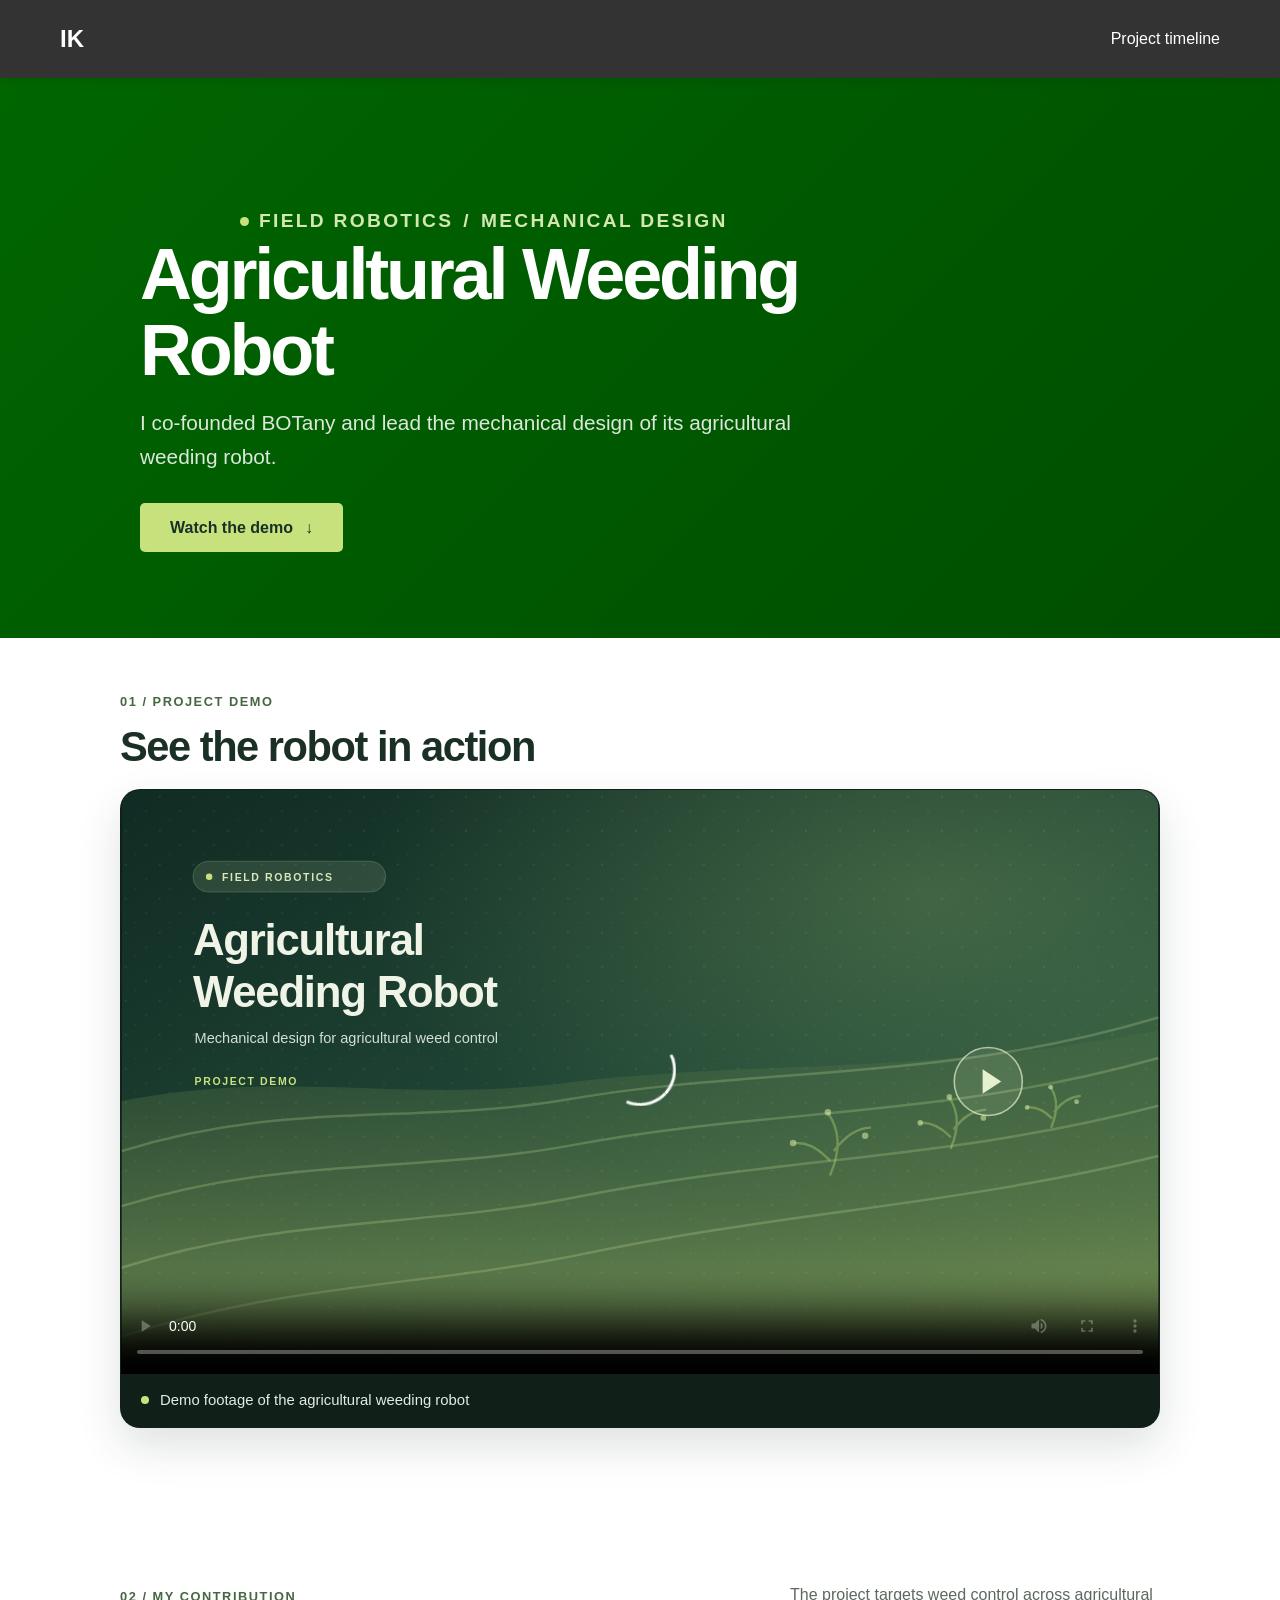
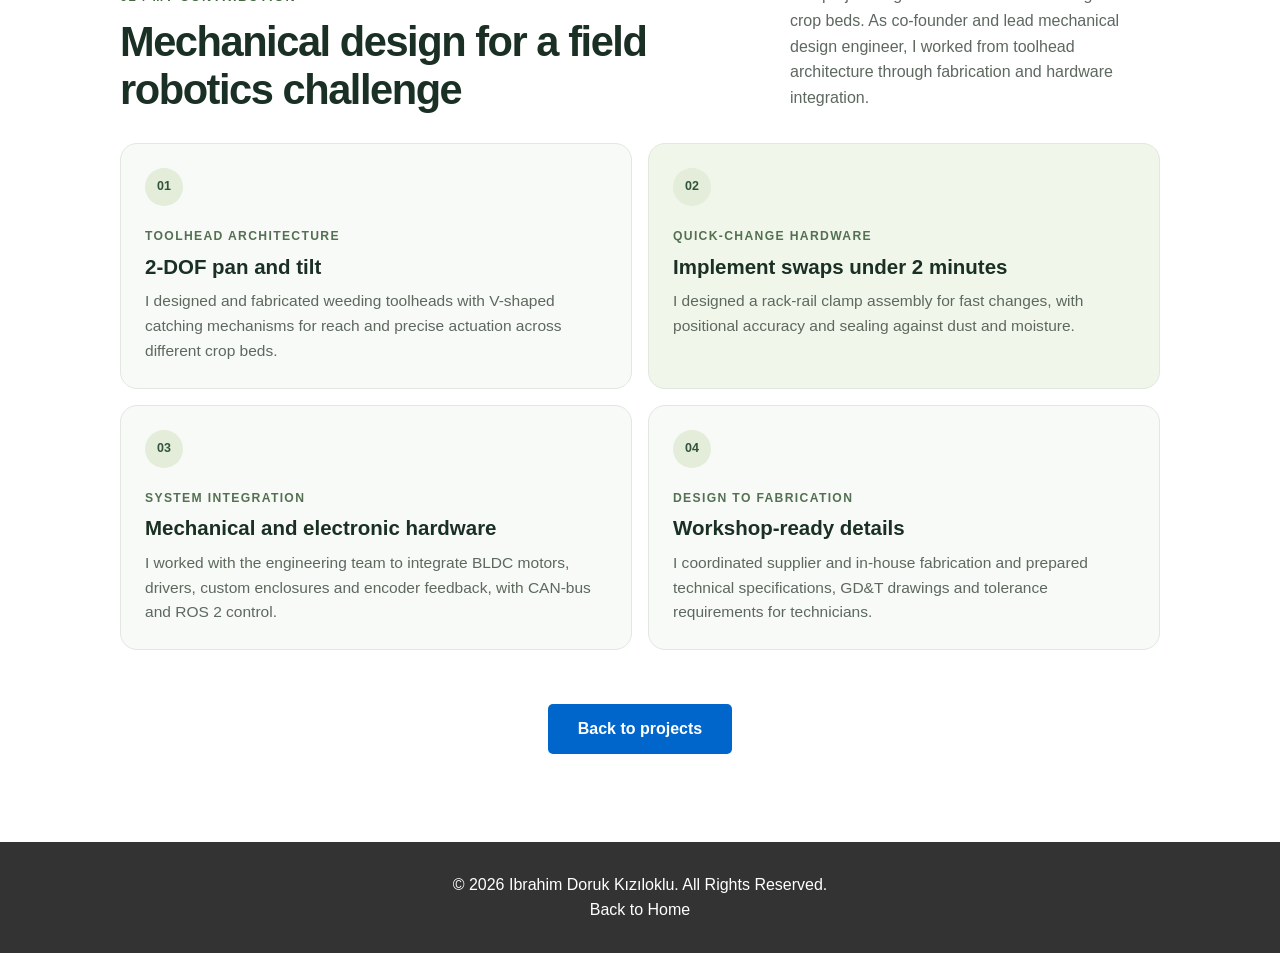
<file: agricultural-weeding-robot.html>
<!DOCTYPE html>
<html lang="en">
<head>
    <meta charset="UTF-8">
    <meta name="viewport" content="width=device-width, initial-scale=1.0">
    <title>Agricultural Weeding Robot | Ibrahim Doruk Kızıloklu</title>
    <meta name="description" content="I co-founded BOTany and lead the mechanical design of its agricultural weeding robot, from toolheads to field hardware integration.">
    <link rel="canonical" href="https://ibrahimkiziloklu.github.io/portfolio/agricultural-weeding-robot.html">
    <meta http-equiv="Content-Security-Policy" content="default-src 'self'; script-src 'self'; style-src 'self'; img-src 'self' data:; media-src 'self'; font-src 'self'; frame-src 'none'; connect-src 'self'; base-uri 'self'; form-action 'self'; upgrade-insecure-requests;">
    <link rel="stylesheet" href="css/portfolio-styles.css">
</head>
<body>
    <a class="skip-link" href="#main-content">Skip to content</a>
    <header>
        <div class="container">
            <nav aria-label="Main navigation">
                <div class="logo"><a href="index.html">IK</a></div>
                <button class="nav-toggle" type="button" aria-label="Toggle navigation menu" aria-expanded="false" aria-controls="primary-nav">
                    <span class="nav-toggle-bar" aria-hidden="true"></span>
                    <span class="nav-toggle-bar" aria-hidden="true"></span>
                    <span class="nav-toggle-bar" aria-hidden="true"></span>
                </button>
                <ul class="nav-links" id="primary-nav">
                    <li><a href="index.html#projects">Project timeline</a></li>
                </ul>
            </nav>
        </div>
    </header>

    <main id="main-content">
        <section class="project-header green agri-project-header">
            <div class="container">
                <p class="agri-eyebrow"><span class="agri-eyebrow-mark" aria-hidden="true"></span>Field robotics <span aria-hidden="true">/</span> Mechanical design</p>
                <h1>Agricultural Weeding Robot</h1>
                <p class="agri-hero-summary">I co-founded BOTany and lead the mechanical design of its agricultural weeding robot.</p>
                <a href="#robot-demo" class="btn agri-hero-cta">Watch the demo <span aria-hidden="true">↓</span></a>
            </div>
        </section>

        <section class="agri-demo-section" id="robot-demo" aria-labelledby="robot-demo-title">
            <div class="container">
                <div class="agri-demo-heading">
                    <p class="agri-section-kicker">01 <span aria-hidden="true">/</span> Project demo</p>
                    <h2 id="robot-demo-title">See the robot in action</h2>
                </div>
                <figure class="agri-demo-card">
                    <video controls preload="metadata" playsinline poster="images/projects/agricultural_weeding_robot/demo-poster.svg" aria-label="Demo video of the agricultural weeding robot">
                        <source src="images/projects/agricultural_weeding_robot/demo-video-botany.mp4" type="video/mp4">
                        Your browser does not support embedded video. <a href="images/projects/agricultural_weeding_robot/demo-video-botany.mp4">Open the demo video</a>.
                    </video>
                    <figcaption class="agri-demo-caption">
                        <span class="agri-demo-dot" aria-hidden="true"></span>
                        <span>Demo footage of the agricultural weeding robot</span>
                    </figcaption>
                </figure>
            </div>
        </section>

        <section class="agri-details-section" aria-labelledby="agri-details-title">
            <div class="container">
                <div class="agri-section-heading">
                    <div>
                        <p class="agri-section-kicker">02 <span aria-hidden="true">/</span> My contribution</p>
                        <h2 id="agri-details-title">Mechanical design for a field robotics challenge</h2>
                    </div>
                    <p>The project targets weed control across agricultural crop beds. As co-founder and lead mechanical design engineer, I worked from toolhead architecture through fabrication and hardware integration.</p>
                </div>

                <div class="agri-fact-grid">
                    <article class="agri-fact-card">
                        <span class="agri-fact-number" aria-hidden="true">01</span>
                        <p class="agri-fact-label">Toolhead architecture</p>
                        <h3>2-DOF pan and tilt</h3>
                        <p>I designed and fabricated weeding toolheads with V-shaped catching mechanisms for reach and precise actuation across different crop beds.</p>
                    </article>
                    <article class="agri-fact-card">
                        <span class="agri-fact-number" aria-hidden="true">02</span>
                        <p class="agri-fact-label">Quick-change hardware</p>
                        <h3>Implement swaps under 2 minutes</h3>
                        <p>I designed a rack-rail clamp assembly for fast changes, with positional accuracy and sealing against dust and moisture.</p>
                    </article>
                    <article class="agri-fact-card">
                        <span class="agri-fact-number" aria-hidden="true">03</span>
                        <p class="agri-fact-label">System integration</p>
                        <h3>Mechanical and electronic hardware</h3>
                        <p>I worked with the engineering team to integrate BLDC motors, drivers, custom enclosures and encoder feedback, with CAN-bus and ROS 2 control.</p>
                    </article>
                    <article class="agri-fact-card">
                        <span class="agri-fact-number" aria-hidden="true">04</span>
                        <p class="agri-fact-label">Design to fabrication</p>
                        <h3>Workshop-ready details</h3>
                        <p>I coordinated supplier and in-house fabrication and prepared technical specifications, GD&amp;T drawings and tolerance requirements for technicians.</p>
                    </article>
                </div>

                <div class="agri-back-link">
                    <a href="index.html#projects" class="btn">Back to projects</a>
                </div>
            </div>
        </section>
    </main>

    <footer>
        <div class="container">
            <p>&copy; 2026 Ibrahim Doruk Kızıloklu. All Rights Reserved.</p>
            <a href="index.html" class="back-link">Back to Home</a>
        </div>
    </footer>

    <script src="js/nav.js" defer></script>
</body>
</html>
</file>
<file: css/portfolio-styles.css>
/* Portfolio Styles */
:root {
    --primary-color: #0066cc;
    --secondary-color: #4d4d4d;
    --accent-color: #ff9900;
    --light-bg: #f5f5f5;
    --dark-bg: #333333;
    --text-color: #333333;
    --light-text: #ffffff;
}

* {
    margin: 0;
    padding: 0;
    box-sizing: border-box;
    font-family: 'Segoe UI', Tahoma, Geneva, Verdana, sans-serif;
}

body {
    line-height: 1.6;
    color: var(--text-color);
    background-color: var(--light-bg);
}

.container {
    max-width: 1200px;
    margin: 0 auto;
    padding: 0 20px;
}

.skip-link {
    position: absolute;
    left: -9999px;
    top: 0;
    z-index: 200;
    padding: 12px 20px;
    border-radius: 0 0 8px 0;
    background: var(--primary-color);
    color: var(--light-text);
    text-decoration: none;
}

.skip-link:focus {
    left: 0;
}

:focus-visible {
    outline: 3px solid var(--accent-color);
    outline-offset: 3px;
}

section[id] {
    scroll-margin-top: 88px;
}

/* Header Styles */
header {
    background-color: var(--dark-bg);
    color: var(--light-text);
    padding: 20px 0;
    position: sticky;
    top: 0;
    z-index: 100;
    box-shadow: 0 2px 10px rgba(0, 0, 0, 0.1);
}

nav {
    display: flex;
    justify-content: space-between;
    align-items: center;
}

.logo {
    font-size: 1.5rem;
    font-weight: bold;
}

.nav-links {
    display: flex;
    list-style: none;
}

.nav-links li {
    margin-left: 30px;
}

.nav-links a {
    color: var(--light-text);
    text-decoration: none;
    font-weight: 500;
    transition: color 0.3s;
}

.nav-links a:hover {
    color: var(--accent-color);
}

.logo a {
    color: inherit;
    text-decoration: none;
}

/* Mobile menu toggle (hidden on desktop) */
.nav-toggle {
    display: none;
    flex-direction: column;
    justify-content: center;
    gap: 5px;
    width: 44px;
    height: 44px;
    padding: 0;
    background: none;
    border: none;
    cursor: pointer;
}

.nav-toggle-bar {
    display: block;
    width: 24px;
    height: 2px;
    margin: 0 auto;
    background-color: var(--light-text);
    transition: background-color 0.3s;
}

.nav-toggle:hover .nav-toggle-bar {
    background-color: var(--accent-color);
}

/* Project Header */
.project-header {
    padding: 100px 0;
    background: linear-gradient(135deg, var(--dark-bg) 0%, var(--secondary-color) 100%);
    color: var(--light-text);
    text-align: center;
}

.project-header.green {
    background: linear-gradient(135deg, #006600 0%, #004d00 100%);
}

.project-header.blue {
    background: linear-gradient(135deg, #0052a3 0%, #003366 100%);
}

.project-header h1 {
    font-size: 3rem;
    margin-bottom: 20px;
}

.project-header p {
    font-size: 1.2rem;
    max-width: 800px;
    margin: 0 auto;
}

/* Section Styles */
section {
    padding: 80px 0;
}

section:nth-child(even) {
    background-color: white;
}

/* Project Content */
.project-content {
    max-width: 900px;
    margin: 0 auto;
}

.project-image {
    width: 100%;
    border-radius: 8px;
    margin: 30px 0;
    box-shadow: 0 3px 10px rgba(0, 0, 0, 0.1);
}

.project-image-placeholder {
    display: flex;
    min-height: 230px;
    align-items: center;
    justify-content: center;
    flex-direction: column;
    gap: 10px;
    border-radius: 8px;
    background: linear-gradient(135deg, #244c3a, #7a9b65);
    color: #fff;
    text-align: center;
}

.project-image-placeholder span {
    font-size: 0.85rem;
    letter-spacing: 0.12em;
    text-transform: uppercase;
}

.project-image-placeholder strong {
    font-size: clamp(1.5rem, 4vw, 2.2rem);
}

.project-detail {
    margin-bottom: 60px;
}

.project-detail h2,
.project-detail h3 {
    font-size: 1.8rem;
    color: var(--primary-color);
    margin-bottom: 20px;
}

.project-detail p {
    margin-bottom: 20px;
}

.tech-list {
    display: flex;
    flex-wrap: wrap;
    gap: 10px;
    margin: 20px 0;
}

.tech-tag {
    background-color: var(--light-bg);
    color: var(--secondary-color);
    padding: 8px 12px;
    border-radius: 20px;
    font-size: 0.9rem;
    font-weight: 500;
}

.btn {
    display: inline-block;
    background-color: var(--primary-color);
    color: var(--light-text);
    padding: 12px 30px;
    border-radius: 5px;
    text-decoration: none;
    font-weight: 600;
    transition: all 0.3s;
    margin-top: 30px;
}

.btn:hover {
    background-color: var(--accent-color);
    transform: translateY(-3px);
}

.section-offset {
    margin-top: 30px;
}

.subheading {
    margin-bottom: 15px;
}

.grid-two {
    display: grid;
    grid-template-columns: repeat(2, 1fr);
    gap: 15px;
    margin-bottom: 20px;
}

.gallery-image,
.grid-two img {
    width: 100%;
    border-radius: 8px;
    box-shadow: 0 3px 10px rgba(0, 0, 0, 0.1);
}

.list-highlight {
    list-style-type: disc;
    margin-left: 20px;
    margin-bottom: 20px;
}

.gallery-section {
    margin-top: 40px;
}

.gallery-grid {
    display: grid;
    grid-template-columns: repeat(auto-fit, minmax(220px, 1fr));
    gap: 15px;
    margin: 20px 0;
}

.gallery-item {
    position: relative;
    overflow: hidden;
    border-radius: 8px;
    box-shadow: 0 3px 10px rgba(0, 0, 0, 0.1);
    transition: transform 0.3s;
    cursor: pointer;
}

.gallery-item img {
    width: 100%;
    height: 200px;
    object-fit: cover;
    display: block;
    transition: transform 0.3s;
}

.gallery-item:hover {
    transform: translateY(-5px);
    box-shadow: 0 8px 15px rgba(0, 0, 0, 0.15);
}

.gallery-item:hover img {
    transform: scale(1.05);
}

.gallery-img {
    width: 100%;
    border-radius: 8px;
    box-shadow: 0 3px 10px rgba(0, 0, 0, 0.1);
}

.view-gallery {
    text-align: center;
    margin-top: 20px;
}

.video-section {
    margin: 40px 0;
}

.video-container {
    position: relative;
    overflow: hidden;
    padding-top: 56.25%;
    margin: 30px 0;
    border-radius: 8px;
    box-shadow: 0 5px 15px rgba(0, 0, 0, 0.1);
}

.video-container iframe {
    position: absolute;
    top: 0;
    left: 0;
    width: 100%;
    height: 100%;
    border: none;
}

/* Simple gallery (side-by-side images) */
.gallery {
    display: grid;
    grid-template-columns: repeat(auto-fit, minmax(260px, 1fr));
    gap: 15px;
    margin: 20px 0;
}

.gallery-img {
    cursor: zoom-in;
    transition: transform 0.3s, box-shadow 0.3s;
}

.gallery-img:hover,
.gallery-img:focus-visible {
    transform: translateY(-5px);
    box-shadow: 0 8px 15px rgba(0, 0, 0, 0.15);
}

/* Feature list */
.features ul {
    list-style-type: disc;
    margin: 0 0 20px 20px;
}

.features li {
    margin-bottom: 10px;
}

/* A one-image .grid-two should not be squeezed to half width */
.grid-two:has(> :only-child) {
    grid-template-columns: 1fr;
    max-width: 600px;
}

/* Lightbox modal for gallery images */
.modal {
    display: none;
    position: fixed;
    inset: 0;
    z-index: 1000;
    background-color: rgba(0, 0, 0, 0.85);
    padding: 40px 20px;
    overflow: auto;
}

.modal.is-open {
    display: flex;
    align-items: center;
    justify-content: center;
}

.modal-content {
    display: block;
    max-width: 90%;
    max-height: 85vh;
    margin: auto;
    border-radius: 8px;
    box-shadow: 0 10px 40px rgba(0, 0, 0, 0.5);
}

.modal .close {
    position: absolute;
    top: 15px;
    right: 25px;
    color: var(--light-text);
    font-size: 2.5rem;
    line-height: 1;
    font-weight: bold;
    cursor: pointer;
    background: none;
    border: none;
    padding: 5px 12px;
    transition: color 0.3s;
}

.modal .close:hover,
.modal .close:focus-visible {
    color: var(--accent-color);
}

/* Footer */
footer {
    background-color: var(--dark-bg);
    color: var(--light-text);
    padding: 30px 0;
    text-align: center;
}

.back-link {
    color: var(--light-text);
    text-decoration: none;
    font-weight: 500;
    transition: color 0.3s;
}

.back-link:hover {
    color: var(--accent-color);
}

/* Responsive */
@media (max-width: 768px) {
    nav {
        flex-wrap: wrap;
    }

    .nav-toggle {
        display: flex;
    }

    /* Collapsed by default; js/nav.js adds .is-open */
    .nav-links {
        display: none;
        flex-direction: column;
        width: 100%;
        margin-top: 15px;
        gap: 5px;
    }

    .nav-links.is-open {
        display: flex;
    }

    .nav-links li {
        margin-left: 0;
    }

    .nav-links a {
        display: block;
        padding: 12px 0;
        border-bottom: 1px solid rgba(255, 255, 255, 0.1);
    }

    .project-header h1 {
        font-size: 2.2rem;
    }

    .gallery-grid {
        grid-template-columns: repeat(auto-fit, minmax(180px, 1fr));
    }
}

@media (prefers-reduced-motion: reduce) {
    *,
    *::before,
    *::after {
        scroll-behavior: auto !important;
        transition-duration: 0.01ms !important;
    }
}

/* Agricultural weeding robot case study */
.agri-project-header {
    overflow: hidden;
    padding: clamp(84px, 10vw, 132px) 0 86px;
    background:
        radial-gradient(ellipse at 80% 0%, rgba(156, 190, 105, 0.28), transparent 42%),
        linear-gradient(135deg, #102b23 0%, #244c3a 60%, #42643e 100%);
    text-align: left;
}

.agri-project-header .container,
.agri-demo-heading,
.agri-demo-card,
.agri-section-heading,
.agri-fact-grid {
    max-width: 1040px;
}

.agri-project-header .container {
    position: relative;
}

.agri-eyebrow {
    display: flex;
    align-items: center;
    gap: 10px;
    margin-bottom: 22px;
    color: #d2e7b2;
    font-size: 0.82rem;
    font-weight: 700;
    letter-spacing: 0.12em;
    text-transform: uppercase;
}

.agri-eyebrow-mark,
.agri-demo-dot {
    flex: 0 0 auto;
    width: 9px;
    height: 9px;
    border-radius: 50%;
    background: #c7e27d;
}

.agri-project-header h1 {
    max-width: 850px;
    margin-bottom: 18px;
    font-size: clamp(2.5rem, 6.5vw, 4.5rem);
    letter-spacing: -0.045em;
    line-height: 1.05;
}

.agri-project-header .agri-hero-summary {
    max-width: 680px;
    margin: 0;
    color: rgba(255, 255, 255, 0.86);
    font-size: clamp(1.05rem, 2vw, 1.3rem);
}

.agri-hero-cta {
    display: inline-flex;
    align-items: center;
    gap: 12px;
    margin-top: 30px;
    background: #c7e27d;
    color: #173126;
}

.agri-hero-cta:hover {
    background: #e0f0b4;
}

.agri-demo-section {
    padding: 54px 0 76px;
    background: #f3f6f1;
}

.agri-demo-heading {
    margin: 0 auto 18px;
}

.agri-section-kicker {
    margin-bottom: 10px;
    color: #456841;
    font-size: 0.8rem;
    font-weight: 700;
    letter-spacing: 0.12em;
    text-transform: uppercase;
}

.agri-demo-heading h2,
.agri-section-heading h2 {
    color: #1b3025;
    font-size: clamp(1.8rem, 3.4vw, 2.6rem);
    letter-spacing: -0.035em;
    line-height: 1.15;
}

.agri-demo-card {
    overflow: hidden;
    margin: 0 auto;
    border: 1px solid rgba(22, 45, 33, 0.12);
    border-radius: 20px;
    background: #102019;
    box-shadow: 0 18px 44px rgba(23, 48, 34, 0.14);
}

.agri-demo-card video {
    display: block;
    width: 100%;
    aspect-ratio: 16 / 9;
    background: #0b1510;
    color-scheme: dark;
}

.agri-demo-caption {
    display: flex;
    align-items: center;
    gap: 11px;
    padding: 15px 20px;
    color: #e3ebe4;
    font-size: 0.93rem;
}

.agri-demo-caption .agri-demo-dot {
    width: 8px;
    height: 8px;
}

.agri-details-section {
    padding: 78px 0 88px;
    background: #fff;
}

.agri-section-heading {
    display: flex;
    align-items: end;
    justify-content: space-between;
    gap: 34px;
    margin: 0 auto 30px;
}

.agri-section-heading > p {
    max-width: 370px;
    margin-bottom: 3px;
    color: #5d685f;
}

.agri-fact-grid {
    display: grid;
    grid-template-columns: repeat(2, minmax(0, 1fr));
    gap: 16px;
    margin: 0 auto;
}

.agri-fact-card {
    min-height: 232px;
    padding: 24px;
    border: 1px solid #e0e8df;
    border-radius: 17px;
    background: #f8faf7;
}

.agri-fact-card:nth-child(2) {
    background: #f1f6eb;
}

.agri-fact-number {
    display: inline-flex;
    align-items: center;
    justify-content: center;
    width: 38px;
    height: 38px;
    margin-bottom: 21px;
    border-radius: 50%;
    background: #e3edda;
    color: #31543a;
    font-size: 0.78rem;
    font-weight: 700;
}

.agri-fact-label {
    margin-bottom: 7px;
    color: #547052;
    font-size: 0.76rem;
    font-weight: 700;
    letter-spacing: 0.11em;
    text-transform: uppercase;
}

.agri-fact-card h3 {
    margin-bottom: 10px;
    color: #1b3025;
    font-size: 1.28rem;
    line-height: 1.25;
}

.agri-fact-card > p:last-child {
    margin: 0;
    color: #5d685f;
    font-size: 0.97rem;
}

.agri-back-link {
    margin-top: 24px;
    text-align: center;
}

@media (max-width: 768px) {
    .agri-project-header {
        padding: 72px 0 70px;
    }

    .agri-eyebrow {
        flex-wrap: wrap;
        font-size: 0.72rem;
    }

    .agri-demo-section {
        padding: 42px 0 56px;
    }

    .agri-demo-card {
        border-radius: 14px;
    }

    .agri-demo-caption {
        padding: 12px 14px;
        font-size: 0.86rem;
    }

    .agri-details-section {
        padding: 58px 0 68px;
    }

    .agri-section-heading {
        display: block;
    }

    .agri-section-heading > p {
        margin-top: 14px;
    }

    .agri-fact-grid {
        grid-template-columns: 1fr;
    }

    .agri-fact-card {
        min-height: 0;
    }
}
</file>
